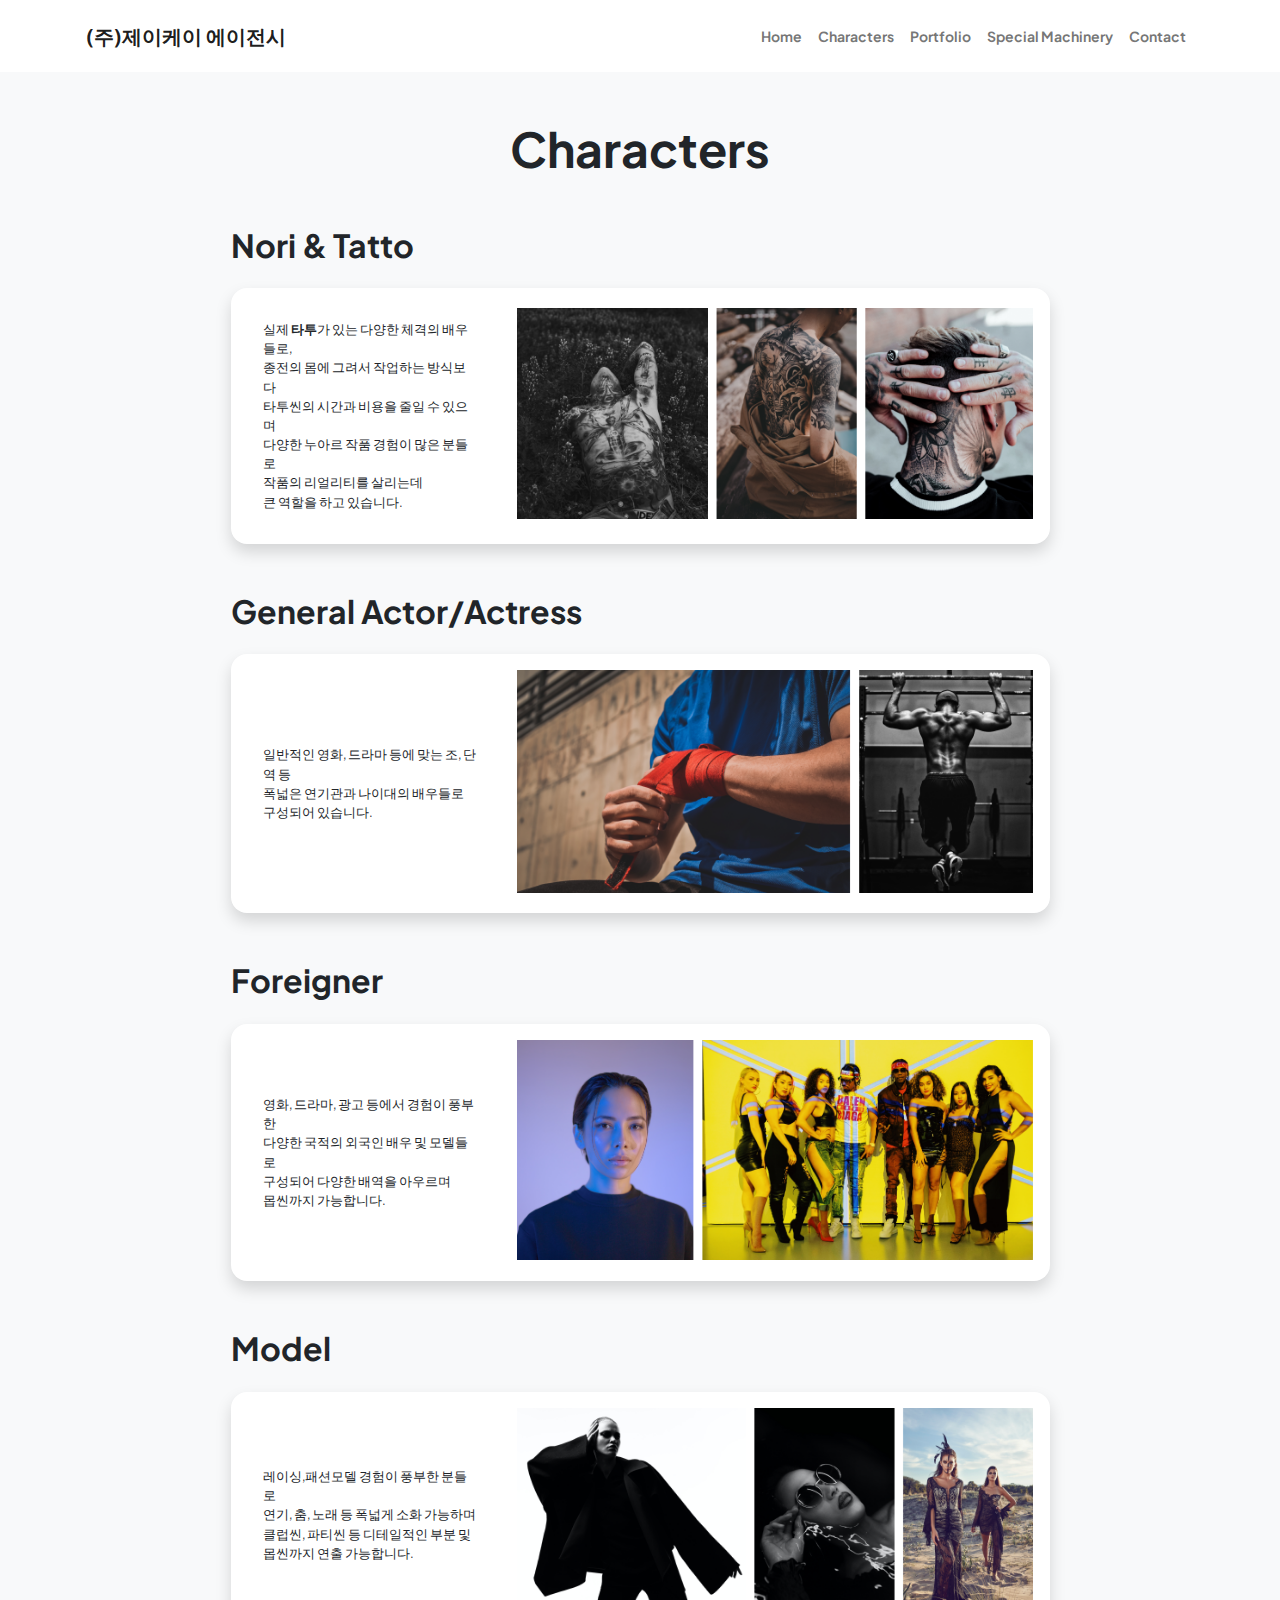
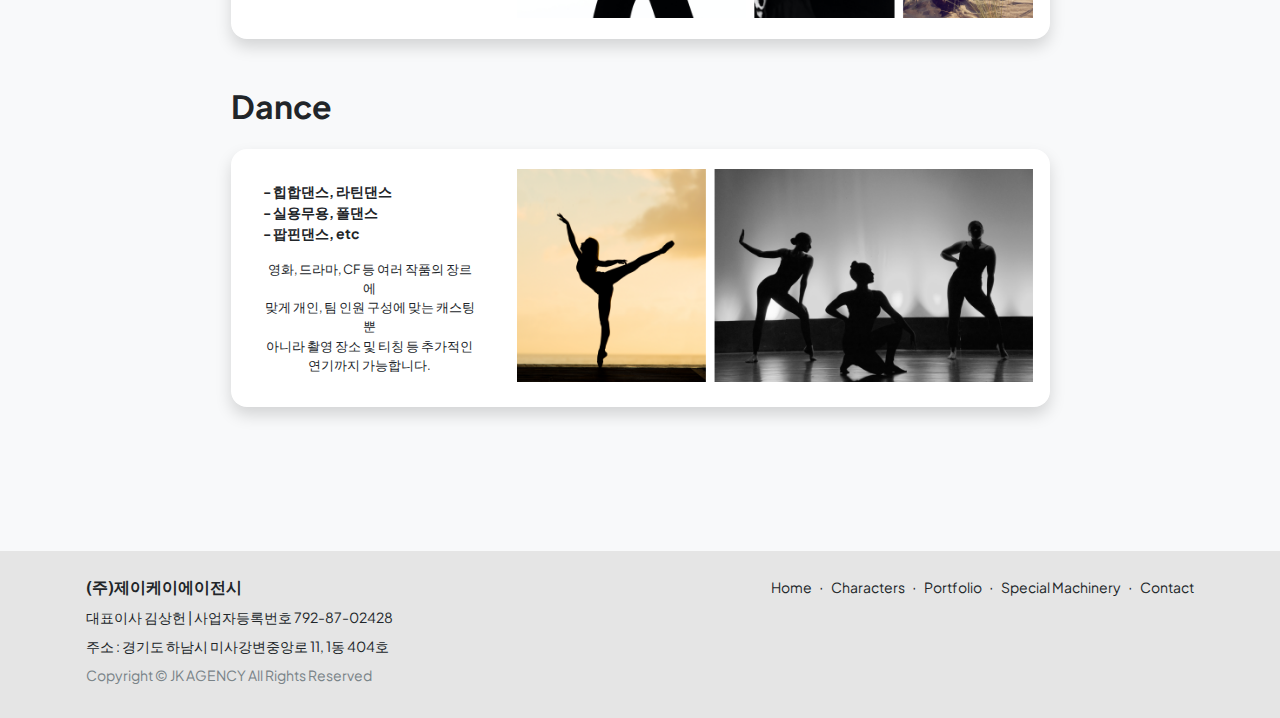
<file: character.html>
<!DOCTYPE html>
<html lang="en">
  <head>
    <meta charset="utf-8" />
    <meta
      name="viewport"
      content="width=device-width, initial-scale=1, shrink-to-fit=no"
    />
    <meta name="description" content="" />
    <meta name="author" content="" />
    <title>(주)제이케이 에이전시</title>
    <!-- Favicon-->
    <link rel="icon" type="image/x-icon" href="assets/favicon.ico" />
    <!-- Custom Google font-->
    <link rel="preconnect" href="https://fonts.googleapis.com" />
    <link rel="preconnect" href="https://fonts.gstatic.com" crossorigin />
    <link
      href="https://fonts.googleapis.com/css2?family=Plus+Jakarta+Sans:wght@100;200;300;400;500;600;700;800;900&amp;display=swap"
      rel="stylesheet"
    />
    <!-- Bootstrap icons-->
    <link
      href="https://cdn.jsdelivr.net/npm/bootstrap-icons@1.8.1/font/bootstrap-icons.css"
      rel="stylesheet"
    />
    <!-- Core theme CSS (includes Bootstrap)-->
    <link href="css/styles.css" rel="stylesheet" />
  </head>
  <body class="d-flex flex-column h-100 bg-light">
    <main class="flex-shrink-0">
      <!-- Navigation-->
      <nav class="navbar navbar-expand-lg navbar-light bg-white py-3">
        <div class="container px-5">
          <a class="navbar-brand" href="index.html"
            ><span class="fw-bolder text-primary"
              >(주)제이케이 에이전시</span
            ></a
          >
          <button
            class="navbar-toggler"
            type="button"
            data-bs-toggle="collapse"
            data-bs-target="#navbarSupportedContent"
            aria-controls="navbarSupportedContent"
            aria-expanded="false"
            aria-label="Toggle navigation"
          >
            <span class="navbar-toggler-icon"></span>
          </button>
          <div class="collapse navbar-collapse" id="navbarSupportedContent">
            <ul class="navbar-nav ms-auto mb-2 mb-lg-0 small fw-bolder">
              <li class="nav-item">
                <a class="nav-link" href="index.html">Home</a>
              </li>
              <li class="nav-item">
                <a class="nav-link" href="character.html">Characters</a>
              </li>
              <li class="nav-item">
                <a class="nav-link" href="portfolio.html">Portfolio</a>
              </li>
              <li class="nav-item">
                <a class="nav-link" href="special.html">Special Machinery</a>
              </li>
              <li class="nav-item">
                <a class="nav-link" href="contact.html">Contact</a>
              </li>
            </ul>
          </div>
        </div>
      </nav>
      <!-- Page Content-->
      <div class="container px-5 my-5">
        <div class="text-center mb-5">
          <h1 class="display-5 fw-bolder mb-0">
            <span class="d-inline">Characters</span>
          </h1>
        </div>
        <div class="row gx-5 justify-content-center">
          <div class="col-lg-11 col-xl-9 col-xxl-8">
            <!-- Experience Section-->
            <section>
              <!-- Experience Card 1-->
              <div
                class="d-flex align-items-center justify-content-between mb-4"
              >
                <h2 class="text-primary fw-bolder mb-0">Nori & Tatto</h2>
              </div>

              <div class="card shadow border-0 rounded-4 mb-5">
                <div class="card-body p-3">
                  <div class="row align-items-center">
                    <div class="col text-center text-lg-start mb-4 mb-lg-0">
                      <div class="p-3 rounded-4">
                        <div id="" class="xsmall">
                          <span
                            >실제 <span class="fw-bolder">타투</span>가 있는
                            다양한 체격의 배우들로,<br />종전의 몸에 그려서
                            작업하는 방식보다 <br />타투씬의 시간과 비용을 줄일
                            수 있으며<br />다양한 누아르 작품 경험이 많은
                            분들로<br />작품의 리얼리티를 살리는데<br />큰
                            역할을 하고 있습니다.</span
                          >
                        </div>
                      </div>
                    </div>
                    <div class="col-lg-8">
                      <div>
                        <img class="img-fluid" src="/assets/tatto.png" alt="" />
                      </div>
                    </div>
                  </div>
                </div>
              </div>

              <!-- Experience Card 1-->
              <div
                class="d-flex align-items-center justify-content-between mb-4"
              >
                <h2 class="text-primary fw-bolder mb-0">
                  General Actor/Actress
                </h2>
              </div>
              <div class="card shadow border-0 rounded-4 mb-5">
                <div class="card-body p-3">
                  <div class="row align-items-center">
                    <div class="col text-center text-lg-start mb-4 mb-lg-0">
                      <div class="p-3 rounded-4">
                        <div class="xsmall">
                          <span>
                            일반적인 영화, 드라마 등에 맞는 조, 단역 등
                            <br />폭넓은 연기관과 나이대의 배우들로<br />
                            구성되어 있습니다.
                          </span>
                        </div>
                      </div>
                    </div>
                    <div class="col-lg-8">
                      <div>
                        <img
                          class="img-fluid"
                          src="/assets/athletes.png"
                          alt=""
                        />
                      </div>
                    </div>
                  </div>
                </div>
              </div>

              <!-- Experience Card 1-->
              <div
                class="d-flex align-items-center justify-content-between mb-4"
              >
                <h2 class="text-primary fw-bolder mb-0">Foreigner</h2>
              </div>
              <div class="card shadow border-0 rounded-4 mb-5">
                <div class="card-body p-3">
                  <div class="row align-items-center">
                    <div class="col text-center text-lg-start mb-4 mb-lg-0">
                      <div class="p-3 rounded-4">
                        <!-- <div class="text-primary fw-bolder mb-2">소개글</div> -->
                        <div class="xsmall">
                          <span></span>영화, 드라마, 광고 등에서 경험이 풍부한
                          <br />
                          다양한 국적의 외국인 배우 및 모델들로<br />
                          구성되어 다양한 배역을 아우르며<br />몹씬까지
                          가능합니다.
                        </div>
                      </div>
                    </div>
                    <div class="col-lg-8">
                      <div>
                        <img
                          class="img-fluid"
                          src="/assets/characters_foreigner.png"
                          alt=""
                        />
                      </div>
                    </div>
                  </div>
                </div>
              </div>

              <!-- Experience Card 1-->
              <div
                class="d-flex align-items-center justify-content-between mb-4"
              >
                <h2 class="text-primary fw-bolder mb-0">Model</h2>
              </div>
              <div class="card shadow border-0 rounded-4 mb-5">
                <div class="card-body p-3">
                  <div class="row align-items-center">
                    <div class="col text-center text-lg-start mb-4 mb-lg-0">
                      <div class="p-3 rounded-4">
                        <!-- <div class="text-primary fw-bolder mb-2">소개글</div> -->
                        <div class="xsmall">
                          <span
                            >레이싱,패션모델 경험이 풍부한 분들로 <br />연기,
                            춤, 노래 등 폭넓게 소화 가능하며 </span
                          ><br /><span
                            >클럽씬, 파티씬 등 디테일적인 부분 및 <br />몹씬까지
                            연출 가능합니다.</span
                          >
                        </div>
                      </div>
                    </div>
                    <div class="col-lg-8">
                      <div>
                        <img
                          class="img-fluid"
                          src="/assets/characters_model.png"
                          alt=""
                        />
                      </div>
                    </div>
                  </div>
                </div>
              </div>

              <!-- Experience Card 1-->
              <div
                class="d-flex align-items-center justify-content-between mb-4"
              >
                <h2 class="text-primary fw-bolder mb-0">Dance</h2>
              </div>
              <div class="card shadow border-0 rounded-4 mb-5">
                <div class="card-body p-3">
                  <div class="row align-items-center">
                    <div class="col text-lg-start mb-4 mb-lg-0">
                      <div class="p-3 rounded-4">
                        <div class="small fw-bolder">
                          <p>
                            - 힙합댄스, 라틴댄스<br />- 실용무용, 폴댄스 <br />-
                            팝핀댄스, etc
                          </p>
                        </div>
                        <div id="desktop_dance" class="text-center xsmall">
                          <span
                            >영화, 드라마, CF 등 여러 작품의 장르에 <br />맞게
                            개인, 팀 인원 구성에 맞는 캐스팅 뿐 <br />아니라
                            촬영 장소 및 티칭 등 추가적인<br />연기까지
                            가능합니다.</span
                          >
                        </div>
                        <div id="mobile_dance" class="text-center xsmall">
                          <span
                            >영화, 드라마, CF 등 여러 작품의 장르에 맞게<br />
                            개인, 팀 인원 구성에 맞는 캐스팅 뿐 아니라<br />촬영
                            장소 및 티칭 등 추가적인 연기까지 가능합니다.</span
                          >
                        </div>
                      </div>
                    </div>
                    <div class="col-lg-8">
                      <div>
                        <img class="img-fluid" src="/assets/dance.png" alt="" />
                      </div>
                    </div>
                  </div>
                </div>
              </div>
            </section>

            <!-- Divider-->
            <div class="pb-5"></div>
            <!-- Skills Section-->
            <section></section>
          </div>
        </div>
      </div>
    </main>
    <!-- Footer-->
    <footer class="footer_bg mt-auto">
      <div class="container px-5 py-4">
        <div class="row justify-content-between flex-column flex-sm-row">
          <div class="col-auto">
            <div class="fw-bold m-0 pb-2">(주)제이케이에이전시</div>
            <div class="small m-0 pb-2">
              대표이사 김상헌 | 사업자등록번호 792-87-02428
            </div>
            <div class="small m-0 pb-2">
              주소 : 경기도 하남시 미사강변중앙로 11, 1동 404호
            </div>
            <div class="small m-0 pb-2 text-secondary">
              Copyright &copy; JK AGENCY All Rights Reserved
            </div>
          </div>
          <div class="col-auto">
            <a class="small footer-link" href="index.html">Home</a>
            <span class="mx-1">&middot;</span>
            <a class="small footer-link" href="character.html">Characters</a>
            <span class="mx-1">&middot;</span>
            <a class="small footer-link" href="portfolio.html">Portfolio</a>
            <span class="mx-1">&middot;</span>
            <a class="small footer-link" href="special.html"
              >Special Machinery</a
            >
            <span class="mx-1">&middot;</span>
            <a class="small footer-link" href="contact.html">Contact</a>
          </div>
        </div>
      </div>
    </footer>
    <!-- Bootstrap core JS-->
    <script src="https://cdn.jsdelivr.net/npm/bootstrap@5.2.3/dist/js/bootstrap.bundle.min.js"></script>
    <!-- Core theme JS-->
    <script src="js/scripts.js"></script>
  </body>
</html>
</file>
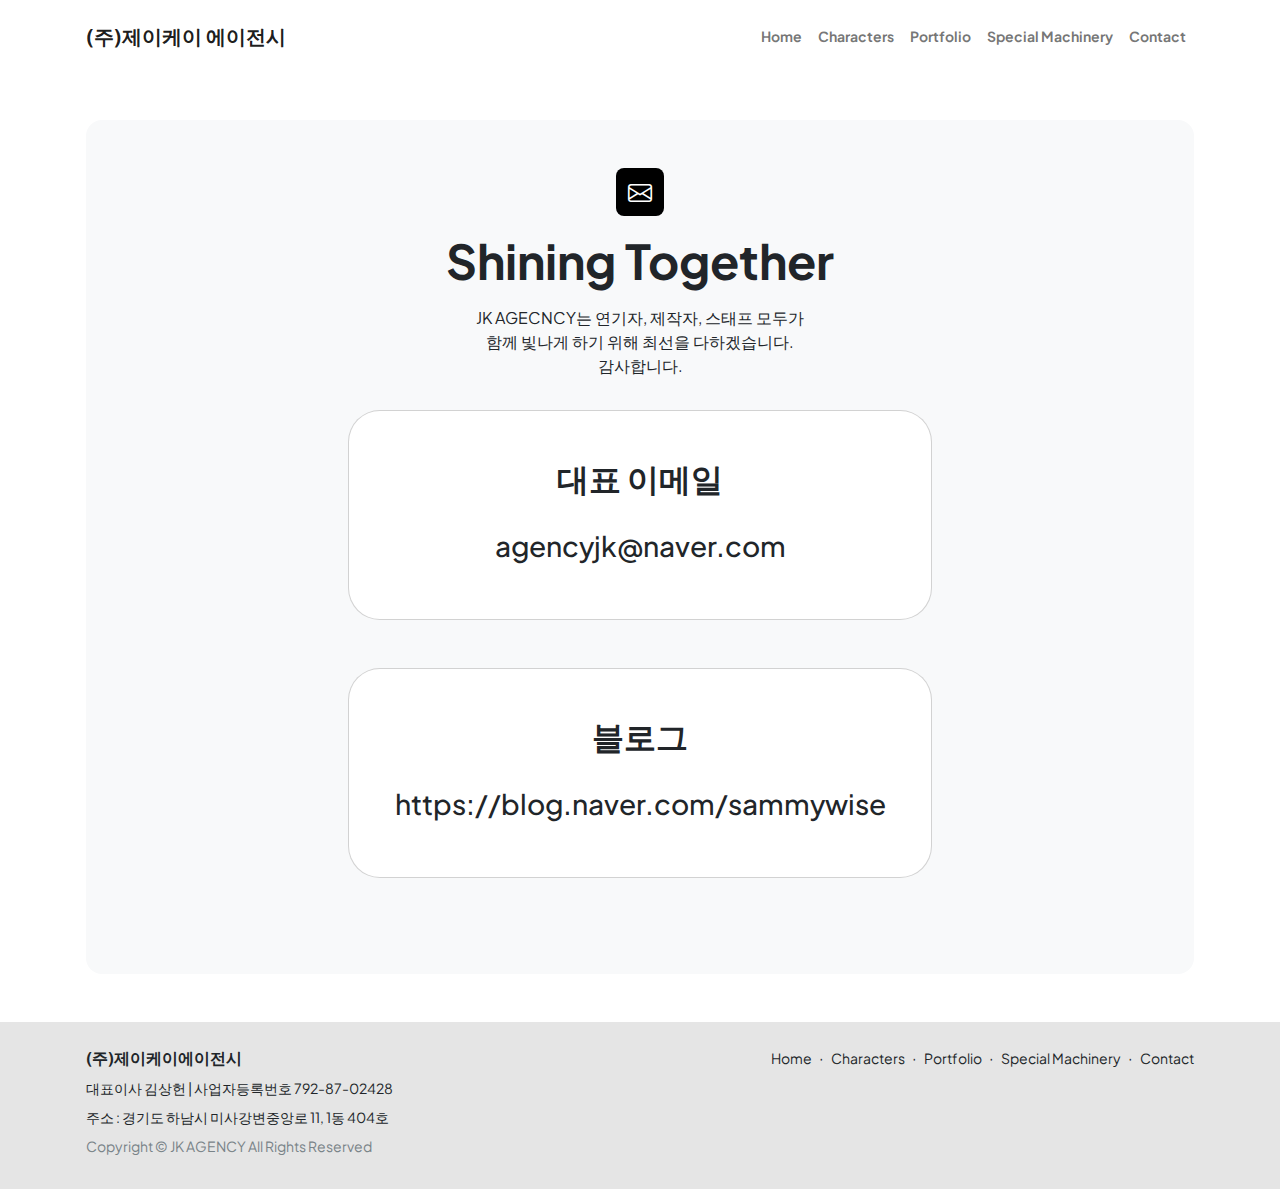
<file: contact.html>
<!DOCTYPE html>
<html lang="en">
    <head>
        <meta charset="utf-8" />
        <meta name="viewport" content="width=device-width, initial-scale=1, shrink-to-fit=no" />
        <meta name="description" content />
        <meta name="author" content />
        <title>(주)제이케이 에이전시</title>
        <!-- Favicon-->
        <link rel="icon" type="image/x-icon" href="assets/favicon.ico" />
        <!-- Custom Google font-->
        <link rel="preconnect" href="https://fonts.googleapis.com" />
        <link rel="preconnect" href="https://fonts.gstatic.com" crossorigin />
        <link href="https://fonts.googleapis.com/css2?family=Plus+Jakarta+Sans:wght@100;200;300;400;500;600;700;800;900&amp;display=swap" rel="stylesheet" />
        <!-- Bootstrap icons-->
        <link href="https://cdn.jsdelivr.net/npm/bootstrap-icons@1.8.1/font/bootstrap-icons.css" rel="stylesheet" />
        <!-- Core theme CSS (includes Bootstrap)-->
        <link href="css/styles.css" rel="stylesheet" />
    </head>
    <body class="d-flex flex-column">
        <main class="flex-shrink-0">
            <!-- Navigation-->
            <nav class="navbar navbar-expand-lg navbar-light bg-white py-3">
                <div class="container px-5">
                    <a class="navbar-brand" href="index.html"><span class="fw-bolder text-primary">(주)제이케이 에이전시</span></a>
                    <button class="navbar-toggler" type="button" data-bs-toggle="collapse" data-bs-target="#navbarSupportedContent" aria-controls="navbarSupportedContent" aria-expanded="false" aria-label="Toggle navigation"><span class="navbar-toggler-icon"></span></button>
                    <div class="collapse navbar-collapse" id="navbarSupportedContent">
                        <ul class="navbar-nav ms-auto mb-2 mb-lg-0 small fw-bolder">
                            <li class="nav-item"><a class="nav-link" href="index.html">Home</a></li>
                            <li class="nav-item"><a class="nav-link" href="character.html">Characters</a></li>
                            <li class="nav-item"><a class="nav-link" href="portfolio.html">Portfolio</a></li>
                            <li class="nav-item"><a class="nav-link" href="special.html">Special Machinery</a></li>
                            <li class="nav-item"><a class="nav-link" href="contact.html">Contact</a></li>
                        </ul>
                    </div>
                </div>
            </nav>
            <!-- Page content-->
            <section class="py-5">
                <div class="container px-5">
                    <!-- Contact form-->
                    <div class="bg-light rounded-4 py-5 px-4 px-md-5">
                        <div class="text-center mb-3">
                            <div class="feature bg-primary bg-black text-white rounded-3 mb-3"><i class="bi bi-envelope"></i></div>
                            <h1 class="display-5 fw-bolder mb-0"><span class="d-inline">Shining Together</span></h1>
                            <p id= "desktop_contact" class="py-3">JK AGECNCY는 연기자, 제작자, 스태프 모두가<br> 함께 빛나게 하기 위해 최선을 다하겠습니다.<br>감사합니다.</p>
                            <p id= "mobile_contact" class="py-3">JK AGECNCY는 <br> 연기자, 제작자, 스태프 <br> 모두가 함께 빛나게 하기 위해 <br>최선을 다하겠습니다.<br>감사합니다.</p>
                        </div>
                        <div class="row gx-3 justify-content-center">
                            <div class="col-xl-7">
                                <div class="py-5 card border-1 rounded-5 mb-5 text-center">
                                    <h2 class="fw-bolder">대표 이메일</h2>
                                    <h3 class="pt-4 desktop">agencyjk@naver.com</h3>
                                    <span class="pt-4 mobile">agencyjk@naver.com</span>
                                </div>

                                <div class="py-5 card border-1 rounded-5 mb-5 text-center">
                                    <h2 class="fw-bolder">블로그</h2>
                                    <h3 class="pt-4 desktop"><a class="nav-link" href="https://blog.naver.com/sammywise">https://blog.naver.com/sammywise</a></h3>
                                    <span class="pt-4 mobile"><a class="nav-link" href="https://blog.naver.com/sammywise">https://blog.naver.com/sammywise</a></span>
                                </div>
                                
                            </div>
                            </div>
                        </div>
                    </div>
                </div>
            </section>
        </main>
    <!-- Footer-->
    <footer class="footer_bg mt-auto">
      <div class="container px-5 py-4">
        <div class="row justify-content-between flex-column flex-sm-row">
          <div class="col-auto">
            <div class="fw-bold m-0 pb-2">(주)제이케이에이전시</div>
            <div class="small m-0 pb-2">
              대표이사 김상헌 | 사업자등록번호 792-87-02428
            </div>
            <div class="small m-0 pb-2">
              주소 : 경기도 하남시 미사강변중앙로 11, 1동 404호
            </div>
            <div class="small m-0 pb-2 text-secondary">
              Copyright &copy; JK AGENCY All Rights Reserved
            </div>
          </div>
          <div class="col-auto">
            <a class="small footer-link" href="index.html">Home</a>
            <span class="mx-1">&middot;</span>
            <a class="small footer-link" href="character.html">Characters</a>
            <span class="mx-1">&middot;</span>
            <a class="small footer-link" href="portfolio.html">Portfolio</a>
            <span class="mx-1">&middot;</span>
            <a class="small footer-link" href="special.html"
              >Special Machinery</a
            >
            <span class="mx-1">&middot;</span>
            <a class="small footer-link" href="contact.html">Contact</a>
          </div>
        </div>
      </div>
    </footer>
        <!-- Bootstrap core JS-->
        <script src="https://cdn.jsdelivr.net/npm/bootstrap@5.2.3/dist/js/bootstrap.bundle.min.js"></script>
        <!-- Core theme JS-->
        <script src="js/scripts.js"></script>
        <script src="js/form-submission-handler.js"></script>
        <!-- * * * * * * * * * * * * * * * * * * * * * * * * * * * * * * * * * * * * * * * *-->
        <!-- * *                               SB Forms JS                               * *-->
        <!-- * * Activate your form at https://startbootstrap.com/solution/contact-forms * *-->
        <!-- * * * * * * * * * * * * * * * * * * * * * * * * * * * * * * * * * * * * * * * *-->
        <script src="https://cdn.startbootstrap.com/sb-forms-latest.js"></script>
    </body>
</html>
</file>
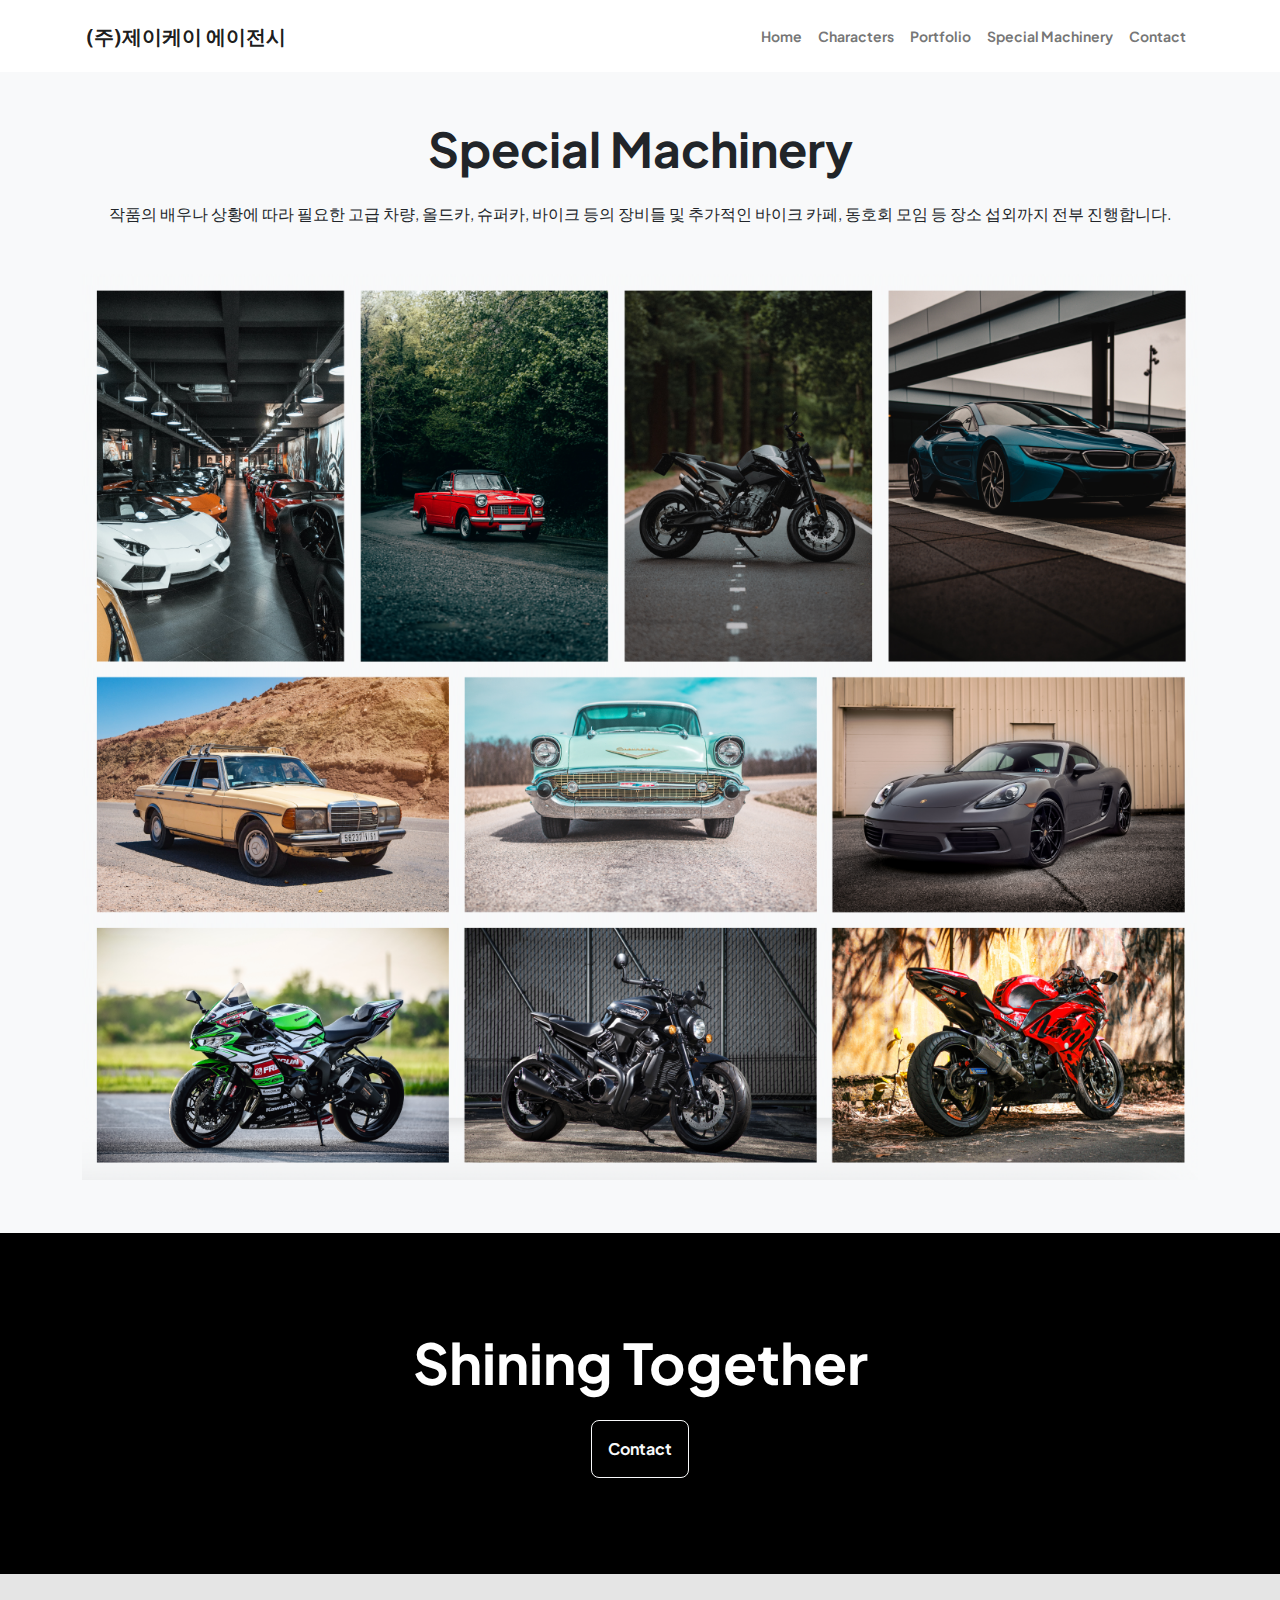
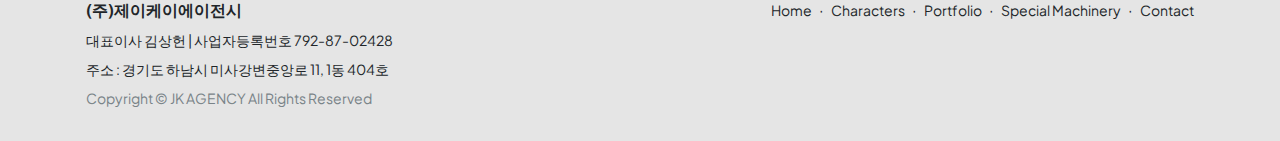
<file: special.html>
<!DOCTYPE html>
<html lang="en">
  <head>
    <meta charset="utf-8" />
    <meta
      name="viewport"
      content="width=device-width, initial-scale=1, shrink-to-fit=no"
    />
    <meta name="description" content="" />
    <meta name="author" content="" />
    <title>(주)제이케이 에이전시</title>
    <!-- Favicon-->
    <link rel="icon" type="image/x-icon" href="assets/favicon.ico" />
    <!-- Custom Google font-->
    <link rel="preconnect" href="https://fonts.googleapis.com" />
    <link rel="preconnect" href="https://fonts.gstatic.com" crossorigin />
    <link
      href="https://fonts.googleapis.com/css2?family=Plus+Jakarta+Sans:wght@100;200;300;400;500;600;700;800;900&amp;display=swap"
      rel="stylesheet"
    />
    <!-- Bootstrap icons-->
    <link
      href="https://cdn.jsdelivr.net/npm/bootstrap-icons@1.8.1/font/bootstrap-icons.css"
      rel="stylesheet"
    />
    <!-- Core theme CSS (includes Bootstrap)-->
    <link href="css/styles.css" rel="stylesheet" />
  </head>
  <body class="d-flex flex-column h-100 bg-light">
    <main class="flex-shrink-0">
      <!-- Navigation-->
      <nav class="navbar navbar-expand-lg navbar-light bg-white py-3">
        <div class="container px-5">
          <a class="navbar-brand" href="index.html"
            ><span class="fw-bolder text-primary"
              >(주)제이케이 에이전시</span
            ></a
          >
          <button
            class="navbar-toggler"
            type="button"
            data-bs-toggle="collapse"
            data-bs-target="#navbarSupportedContent"
            aria-controls="navbarSupportedContent"
            aria-expanded="false"
            aria-label="Toggle navigation"
          >
            <span class="navbar-toggler-icon"></span>
          </button>
          <div class="collapse navbar-collapse" id="navbarSupportedContent">
            <ul class="navbar-nav ms-auto mb-2 mb-lg-0 small fw-bolder">
              <li class="nav-item">
                <a class="nav-link" href="index.html">Home</a>
              </li>
              <li class="nav-item">
                <a class="nav-link" href="character.html">Characters</a>
              </li>
              <li class="nav-item">
                <a class="nav-link" href="portfolio.html">Portfolio</a>
              </li>
              <li class="nav-item">
                <a class="nav-link" href="special.html">Special Machinery</a>
              </li>
              <li class="nav-item">
                <a class="nav-link" href="contact.html">Contact</a>
              </li>
            </ul>
          </div>
        </div>
      </nav>
      <!-- Projects Section-->
      <section class="py-5">
        <div class="container px-5 mb-2">
          <div class="text-center mb-5">
            <h1 class="display-5 fw-bolder mb-0">
              <span class="d-inline">Special Machinery</span>
            </h1>
            <p class="my-4">
              <span id="desktop_special"
                >작품의 배우나 상황에 따라 필요한 고급 차량, 올드카, 슈퍼카,
                바이크 등의 장비들 및 추가적인 바이크 카페, 동호회 모임 등 장소
                섭외까지 전부 진행합니다.</span
              >
              <span id="mobile_special" class="text-center"
                >작품의 배우나 상황에 따라 필요한 고급 차량,<br />올드카,
                슈퍼카, 바이크 등의 장비들 및 <br />추가적인 바이크 카페, 동호회
                모임 등<br />
                장소 섭외까지 전부 진행합니다.</span
              >
            </p>
          </div>
          <!-- <div class="row gx-5 justify-content-center">
                        <div class="col-lg-11 col-xl-9 col-xxl-8">
                        </div>
                    </div> -->
        </div>
        <div class="container special">
          <img class="img-fluid" src="/assets/screenshot.png" alt="" />
        </div>
      </section>
      <!-- Call to action section-->
      <section class="py-5 bg-black text-white">
        <div class="container px-5 my-5">
          <div class="text-center">
            <h2 class="display-4 fw-bolder mb-4">Shining Together</h2>
            <a
              class="btn btn-outline-light btn-lg px-5 py-3 fs-6 fw-bolder"
              href="contact.html"
              >Contact</a
            >
          </div>
        </div>
      </section>
    </main>

    <!-- Footer-->
    <footer class="footer_bg mt-auto">
      <div class="container px-5 py-4">
        <div class="row justify-content-between flex-column flex-sm-row">
          <div class="col-auto">
            <div class="fw-bold m-0 pb-2">(주)제이케이에이전시</div>
            <div class="small m-0 pb-2">
              대표이사 김상헌 | 사업자등록번호 792-87-02428
            </div>
            <div class="small m-0 pb-2">
              주소 : 경기도 하남시 미사강변중앙로 11, 1동 404호
            </div>
            <div class="small m-0 pb-2 text-secondary">
              Copyright &copy; JK AGENCY All Rights Reserved
            </div>
          </div>
          <div class="col-auto">
            <a class="small footer-link" href="index.html">Home</a>
            <span class="mx-1">&middot;</span>
            <a class="small footer-link" href="character.html">Characters</a>
            <span class="mx-1">&middot;</span>
            <a class="small footer-link" href="portfolio.html">Portfolio</a>
            <span class="mx-1">&middot;</span>
            <a class="small footer-link" href="special.html"
              >Special Machinery</a
            >
            <span class="mx-1">&middot;</span>
            <a class="small footer-link" href="contact.html">Contact</a>
          </div>
        </div>
      </div>
    </footer>
    <!-- Bootstrap core JS-->
    <script src="https://cdn.jsdelivr.net/npm/bootstrap@5.2.3/dist/js/bootstrap.bundle.min.js"></script>
    <!-- Core theme JS-->
    <script src="js/scripts.js"></script>
  </body>
</html>
</file>
